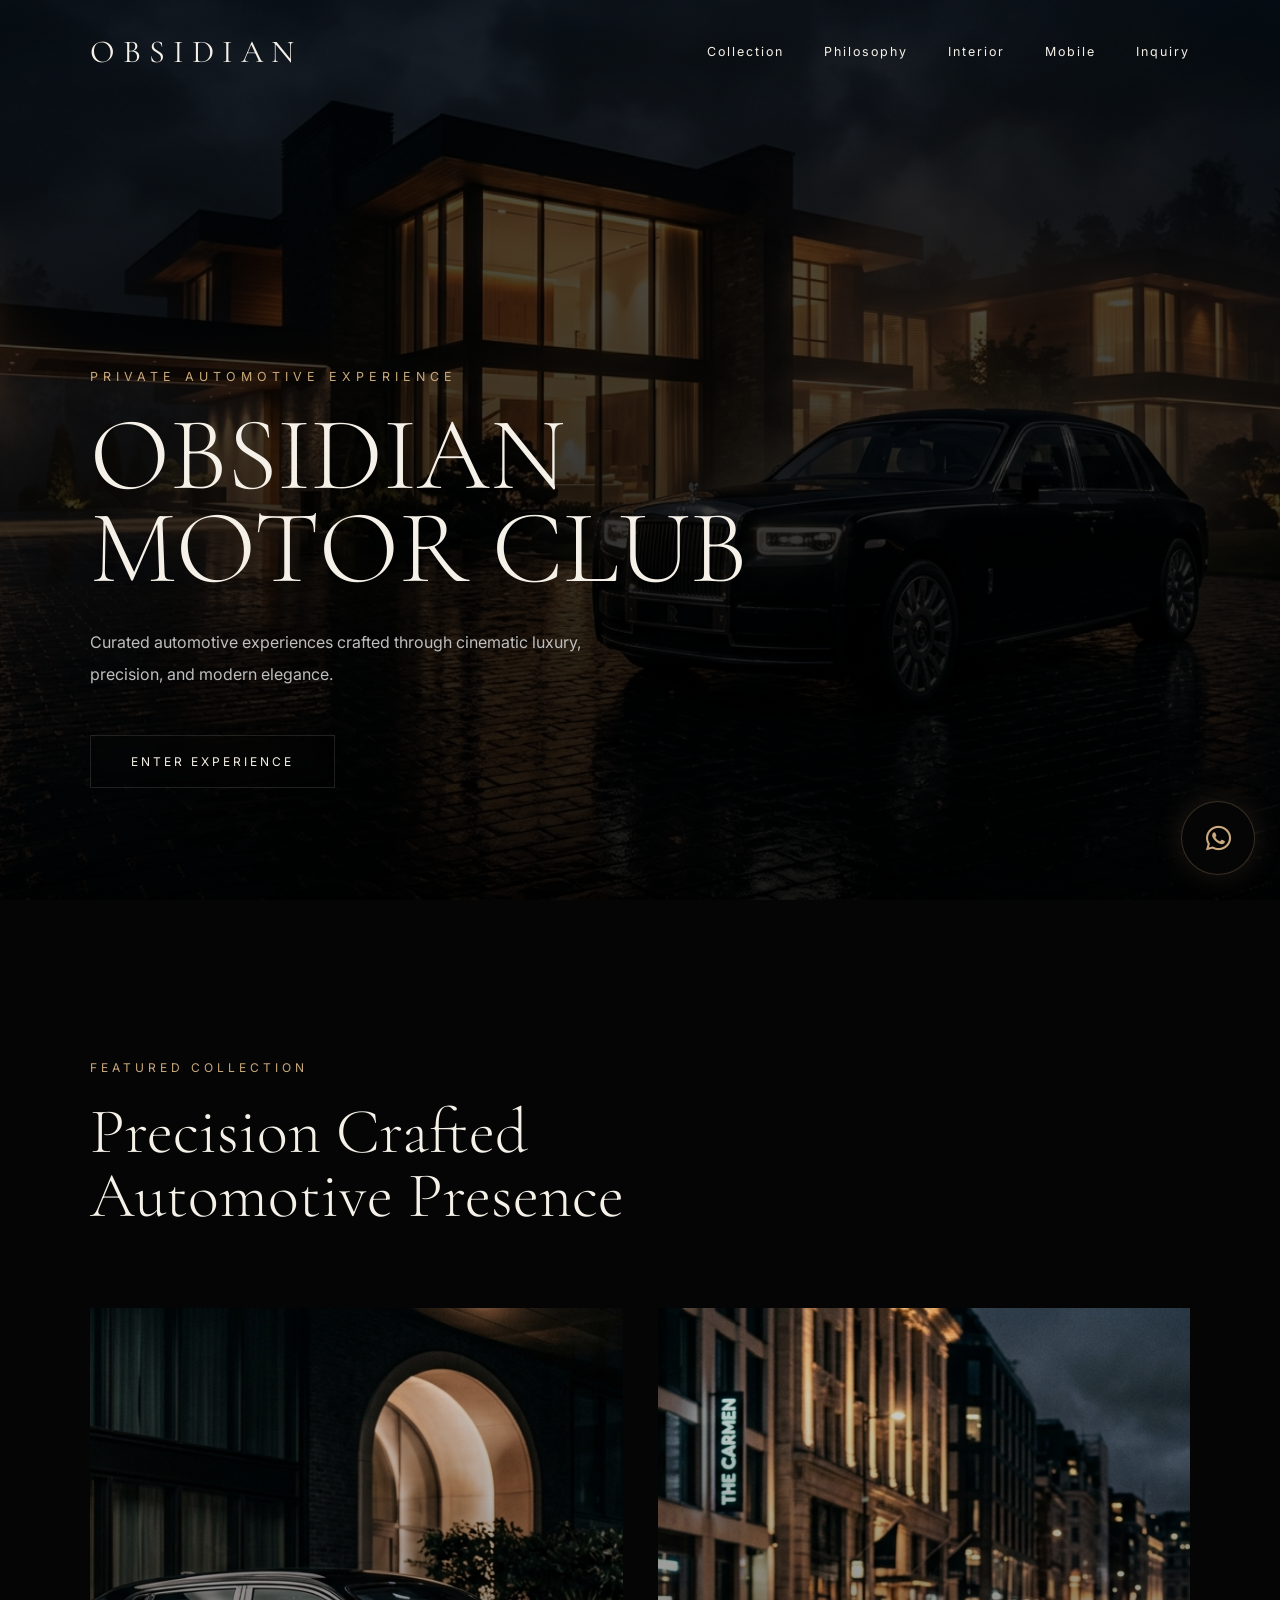
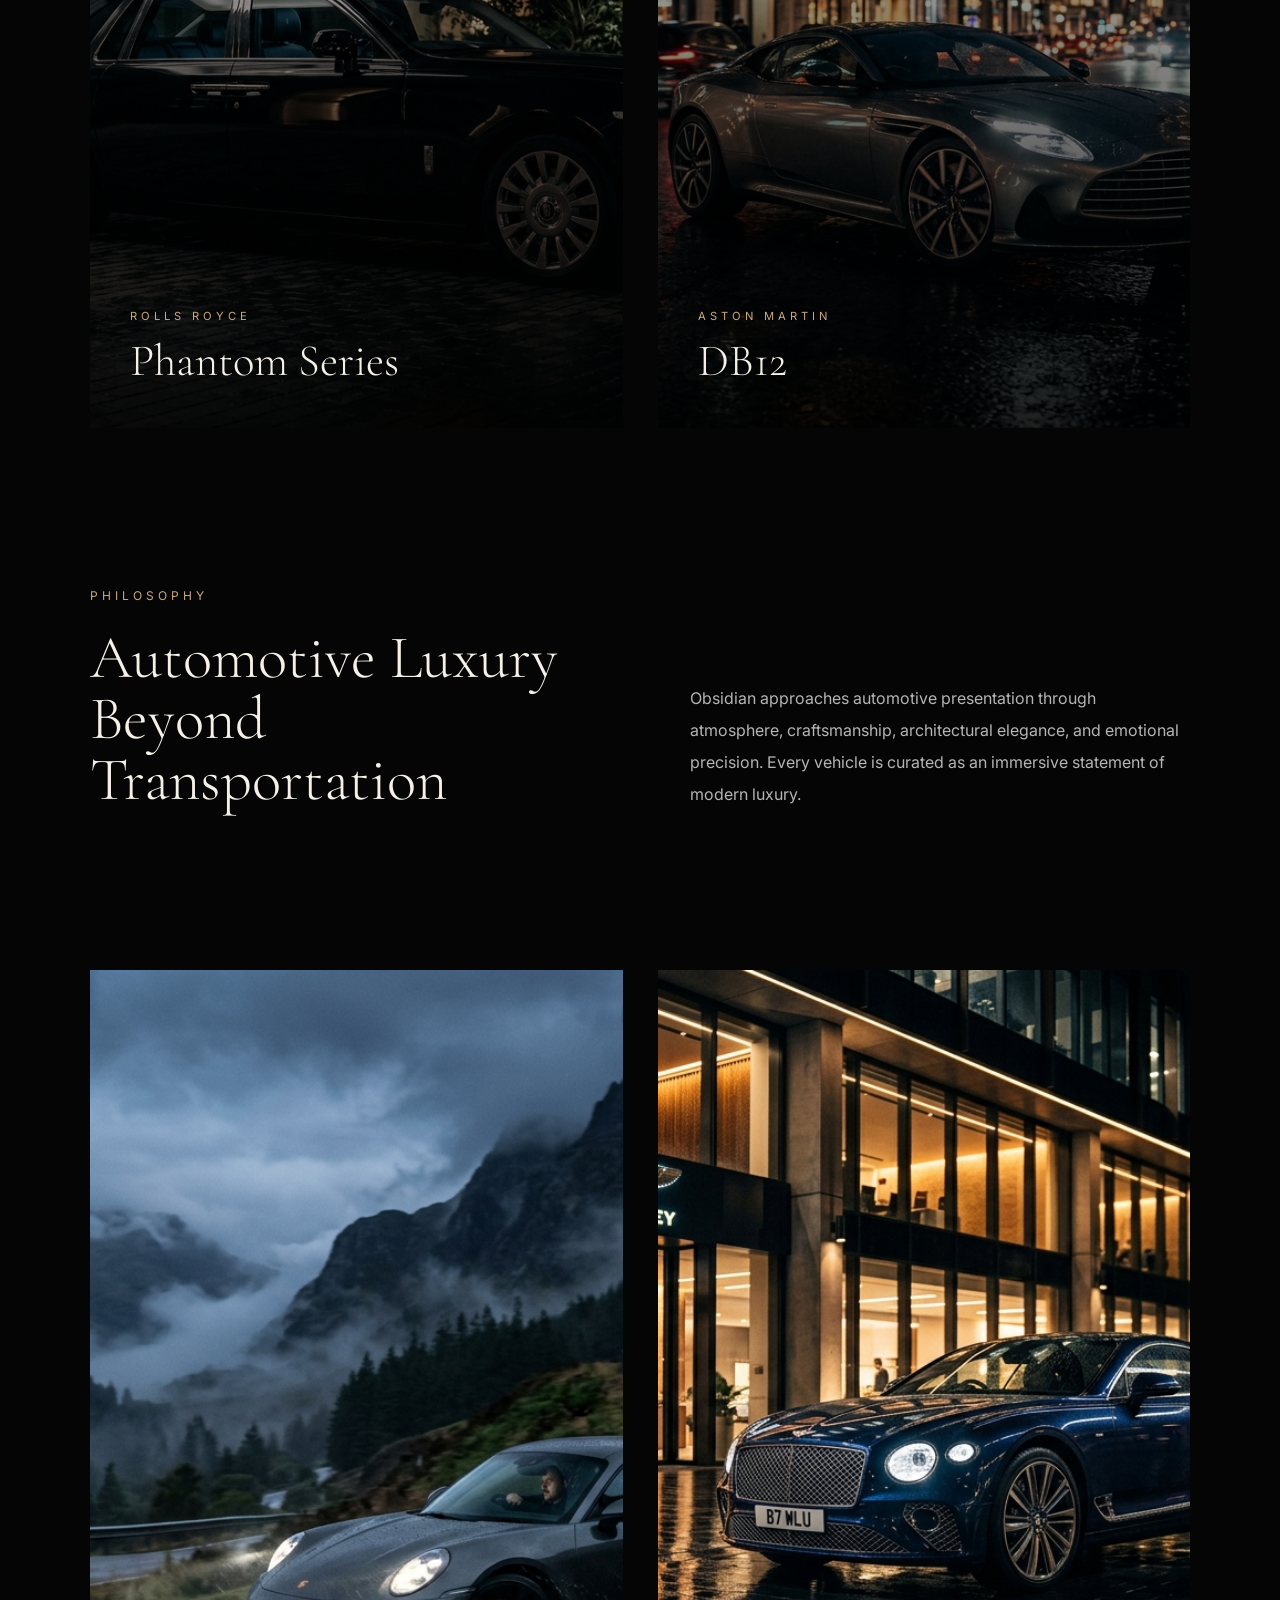
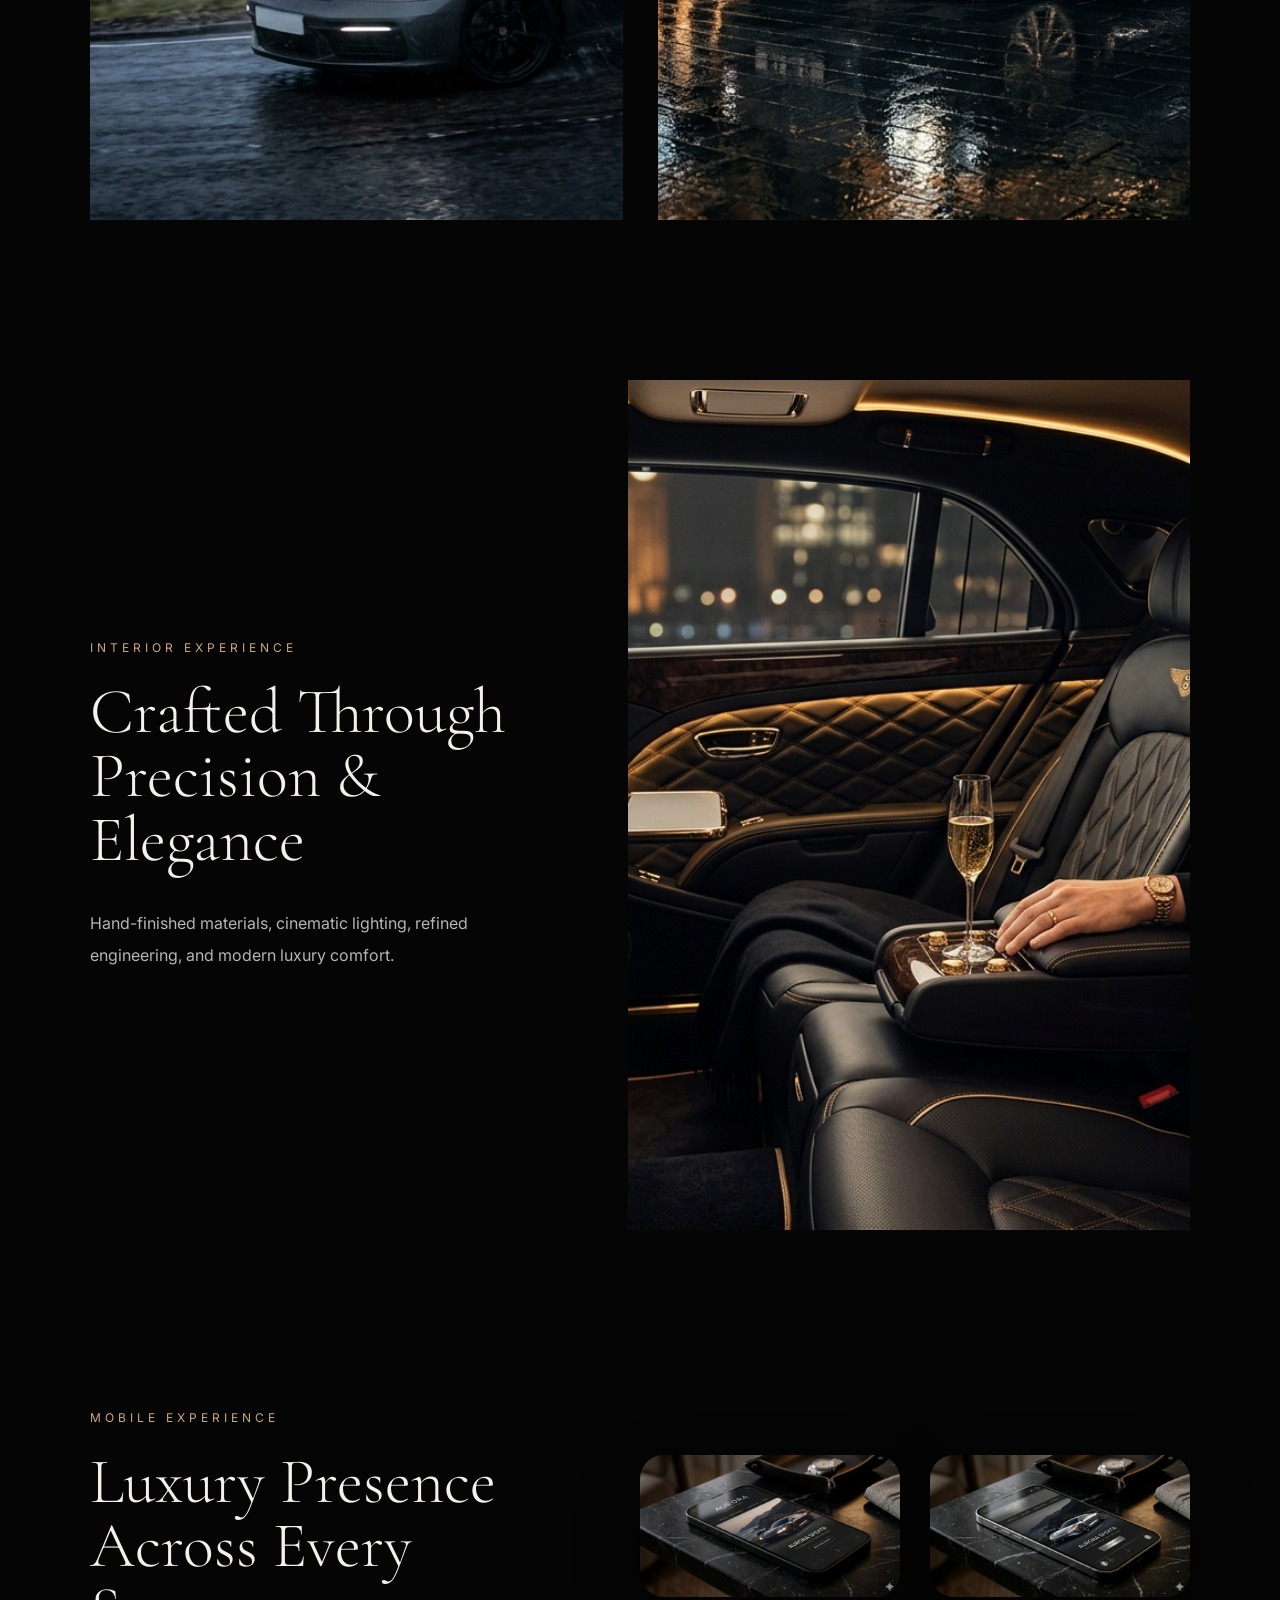
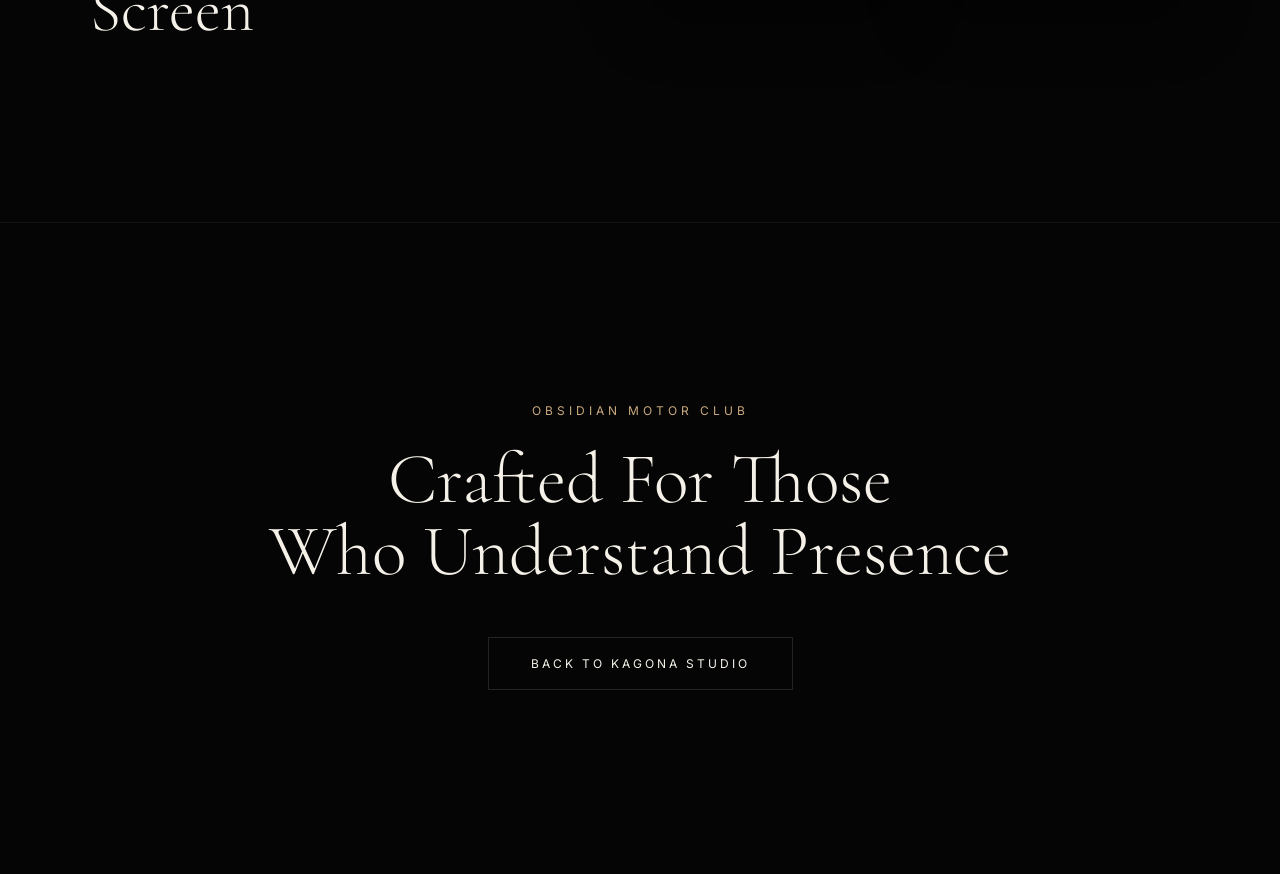
<file: index.html>
<!DOCTYPE html>

<html lang="en">

<head>

<meta charset="UTF-8">

<meta name="viewport"
content="width=device-width, initial-scale=1.0">

<title>
OBSIDIAN MOTOR CLUB
</title>

<link rel="preconnect"
href="https://fonts.googleapis.com">

<link rel="preconnect"
href="https://fonts.gstatic.com"
crossorigin>

<link
href="https://fonts.googleapis.com/css2?family=Cormorant+Garamond:wght@300;400;500;600&family=Inter:wght@300;400;500&display=swap"
rel="stylesheet">

<link rel="stylesheet"
href="https://cdnjs.cloudflare.com/ajax/libs/font-awesome/6.5.1/css/all.min.css">
    
<link rel="stylesheet"
href="style.css">

</head>

<body>

<!-- HERO -->

<section class="hero">

    <div class="hero-overlay"></div>

    <img
    src="images/obsidian-hero.jpg"
    alt="Obsidian Motor Club"
    class="hero-image parallax">

    <!-- HEADER -->

    <header id="header">

    <div class="logo">

        OBSIDIAN

    </div>

    <div class="menu-toggle"
    id="menu-toggle">

        <span></span>
        <span></span>

    </div>

    <nav>

        <a href="#collection">
            Collection
        </a>

        <a href="#philosophy">
            Philosophy
        </a>

        <a href="#interior">
            Interior
        </a>

        <a href="#mobile">
            Mobile
        </a>

        <a href="#contact">
            Inquiry
        </a>

    </nav>

</header>

<!-- MOBILE MENU -->

<div class="mobile-menu"
id="mobile-menu">

    <a href="#collection">
        Collection
    </a>

    <a href="#philosophy">
        Philosophy
    </a>

    <a href="#interior">
        Interior
    </a>

    <a href="#mobile">
        Mobile
    </a>

    <a href="#contact">
        Inquiry
    </a>

</div>

    <!-- HERO CONTENT -->

    <div class="hero-content reveal">

        <p>
            PRIVATE AUTOMOTIVE EXPERIENCE
        </p>

        <h1>

            OBSIDIAN <br>
            MOTOR CLUB

        </h1>

        <span>

            Curated automotive experiences
            crafted through cinematic luxury,
            precision, and modern elegance.

        </span>

        <a href="#collection"
        class="hero-btn">

            ENTER EXPERIENCE

        </a>

    </div>

</section>

<!-- COLLECTION -->

<section class="collection reveal"
id="collection">

    <div class="section-title">

        <p>
            FEATURED COLLECTION
        </p>

        <h2>

            Precision Crafted <br>
            Automotive Presence

        </h2>

    </div>

    <div class="collection-grid">

        <!-- CARD 1 -->

        <div class="car-card">

            <img
            src="images/car-1.jpg"
            alt="Rolls Royce"
            class="parallax">

            <div class="car-overlay"></div>

            <div class="car-info">

                <span>
                    ROLLS ROYCE
                </span>

                <h3>
                    Phantom Series
                </h3>

            </div>

        </div>

        <!-- CARD 2 -->

        <div class="car-card">

            <img
            src="images/car-2.jpg"
            alt="Aston Martin"
            class="parallax">

            <div class="car-overlay"></div>

            <div class="car-info">

                <span>
                    ASTON MARTIN
                </span>

                <h3>
                    DB12
                </h3>

            </div>

        </div>

    </div>

</section>

<!-- PHILOSOPHY -->

<section class="philosophy reveal"
id="philosophy">

    <div class="philosophy-left">

        <p>
            PHILOSOPHY
        </p>

        <h2>

            Automotive Luxury <br>
            Beyond Transportation

        </h2>

    </div>

    <div class="philosophy-right">

        <p>

            Obsidian approaches automotive
            presentation through atmosphere,
            craftsmanship, architectural
            elegance, and emotional precision.

            Every vehicle is curated as an
            immersive statement of modern luxury.

        </p>

    </div>

</section>

<!-- CINEMATIC SHOWCASE -->

<section class="cinematic-showcase reveal">

    <img
    src="images/showcase-1.jpg"
    alt="Luxury Automotive"
    class="parallax">

    <img
    src="images/showcase-2.jpg"
    alt="Luxury Automotive"
    class="parallax">

</section>

<!-- INTERIOR EXPERIENCE -->

<section class="interior-experience reveal"
id="interior">

    <div class="interior-content">

        <p>
            INTERIOR EXPERIENCE
        </p>

        <h2>

            Crafted Through <br>
            Precision & Elegance

        </h2>

        <span>

            Hand-finished materials,
            cinematic lighting,
            refined engineering,
            and modern luxury comfort.

        </span>

    </div>

    <img
    src="images/interior.jpg"
    alt="Luxury Interior"
    class="parallax">

</section>

<!-- MOBILE EXPERIENCE -->

<section class="mobile-experience reveal"
id="mobile">
    
    <div class="mobile-left">

        <p>
            MOBILE EXPERIENCE
        </p>

        <h2>

            Luxury Presence <br>
            Across Every Screen

        </h2>

    </div>

    <div class="mobile-right">

        <img
        src="images/mobile-1.jpg"
        alt="Mobile Experience">

        <img
        src="images/mobile-2.jpg"
        alt="Mobile Experience">

    </div>

</section>

<!-- CLOSING -->

<section class="closing reveal"
id="contact">

    <p>
        OBSIDIAN MOTOR CLUB
    </p>

    <h2>

        Crafted For Those <br>
        Who Understand Presence

    </h2>

    <a href="https://kagonameshack-cmyk.github.io/Kagona-webdesign-/index.html#projects">

        BACK TO KAGONA STUDIO 

    </a>

</section>
  
<script src="script.js"></script>

<!-- FLOATING WHATSAPP-->
    
<a href="https://wa.me/254710138060?text=Hello%20Kagona,%20I%20just%20visited%20your%20website%20and%20would%20like%20to%20discuss%20a%20project."
class="floating-whatsapp"
target="_blank">

    <i class="fab fa-whatsapp"></i>

</a>
    
</body>

            </html>
</file>
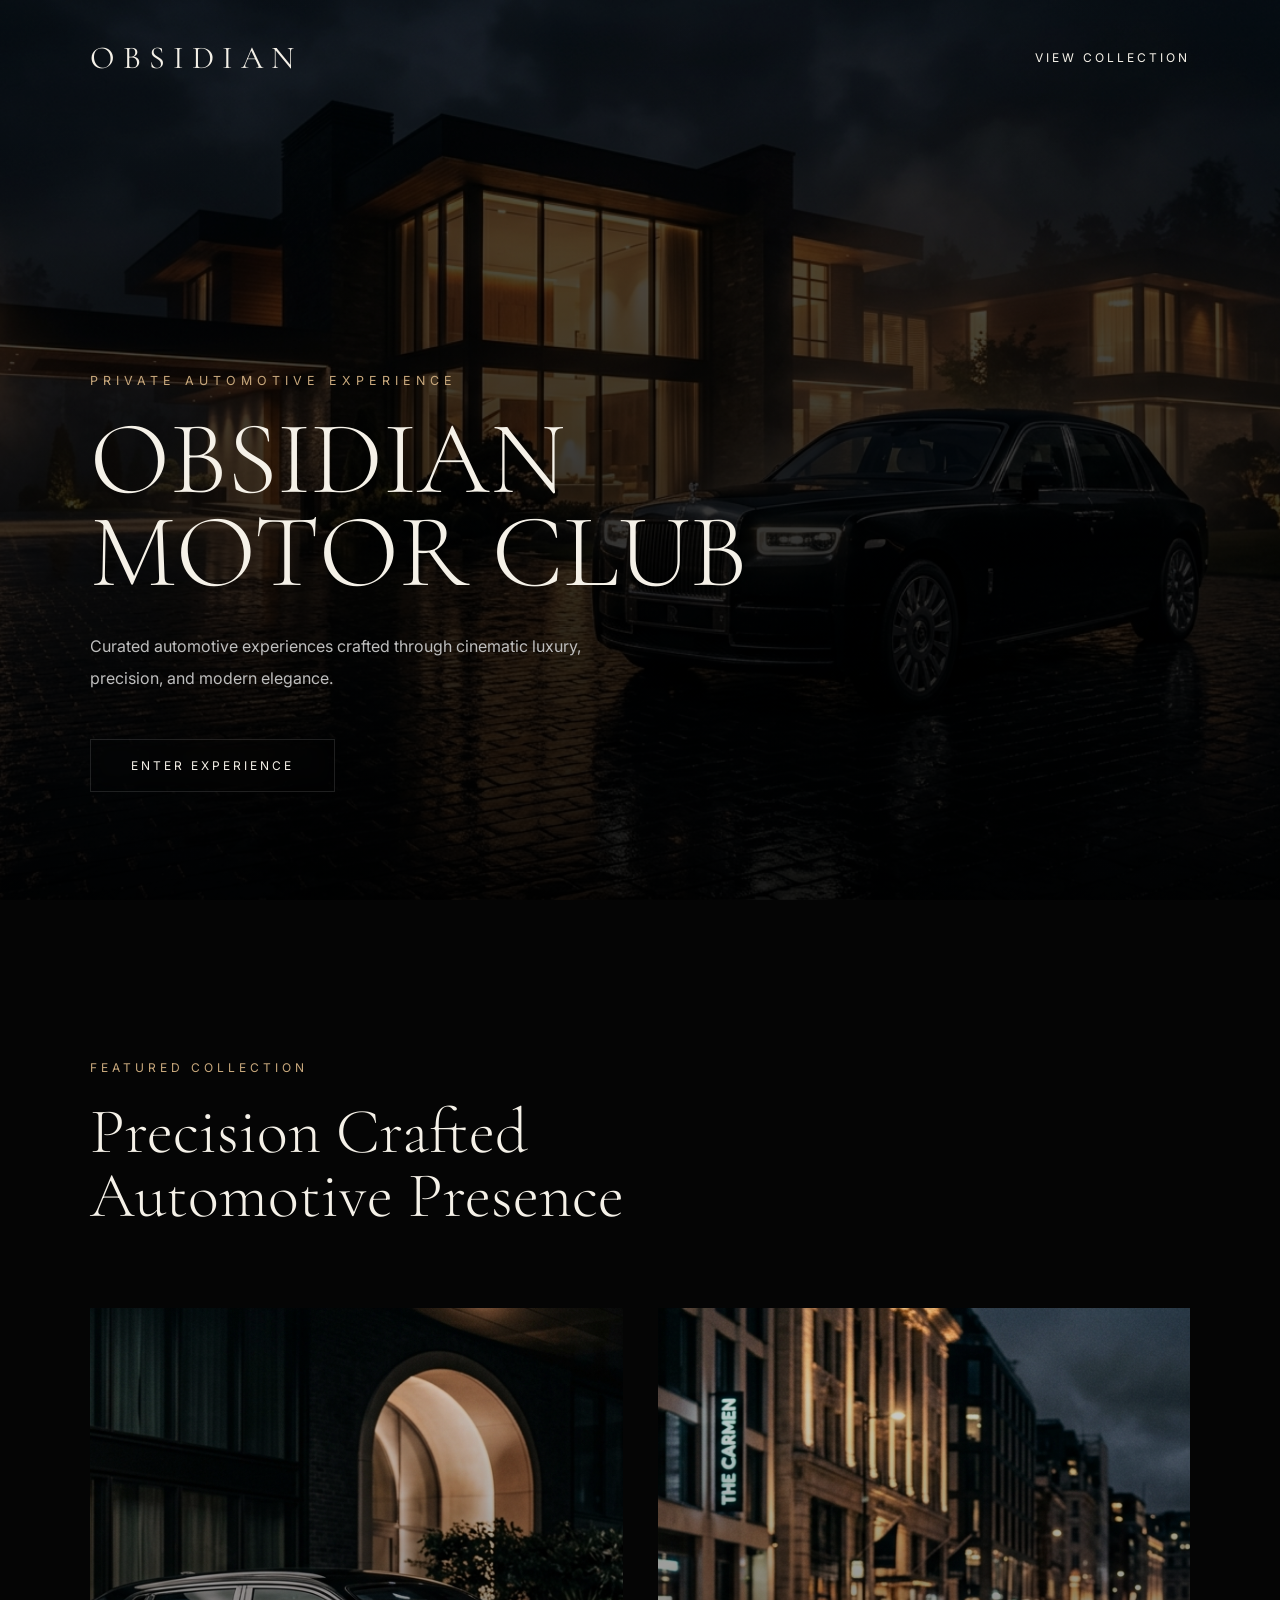
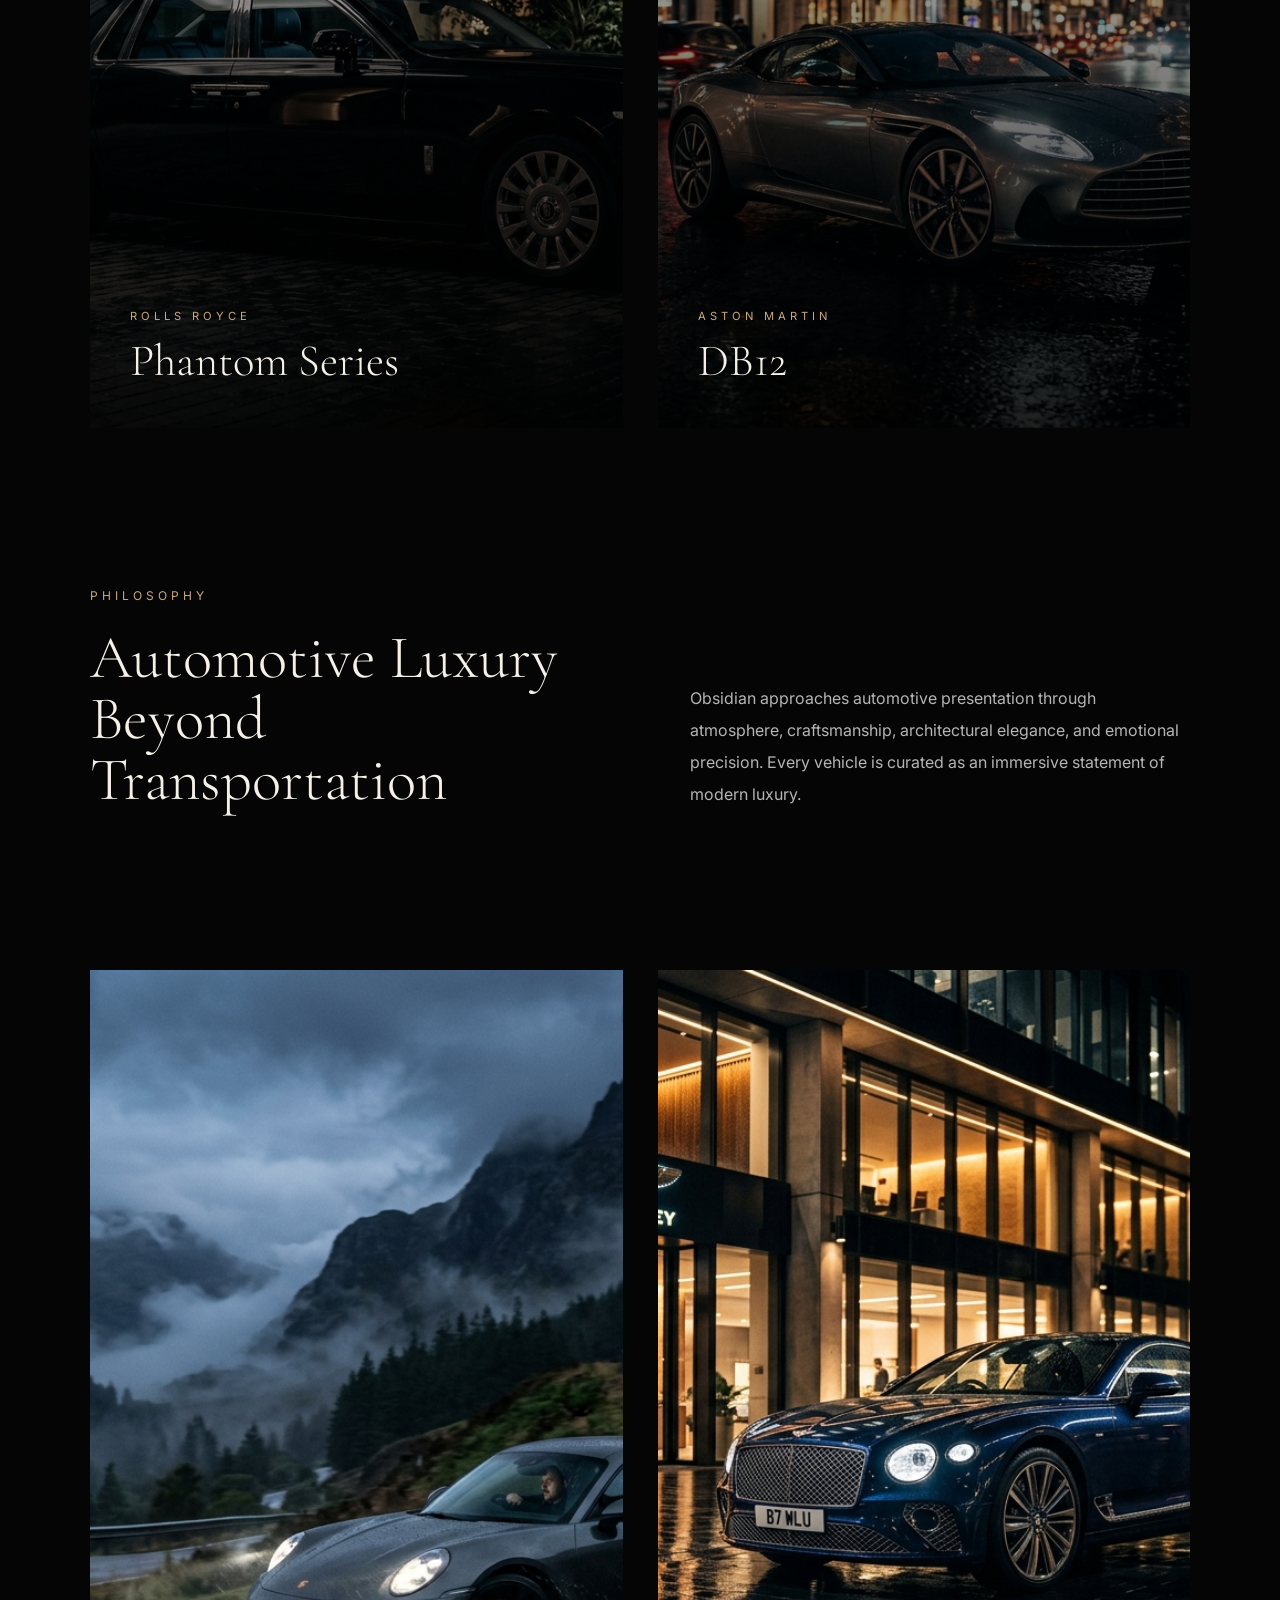
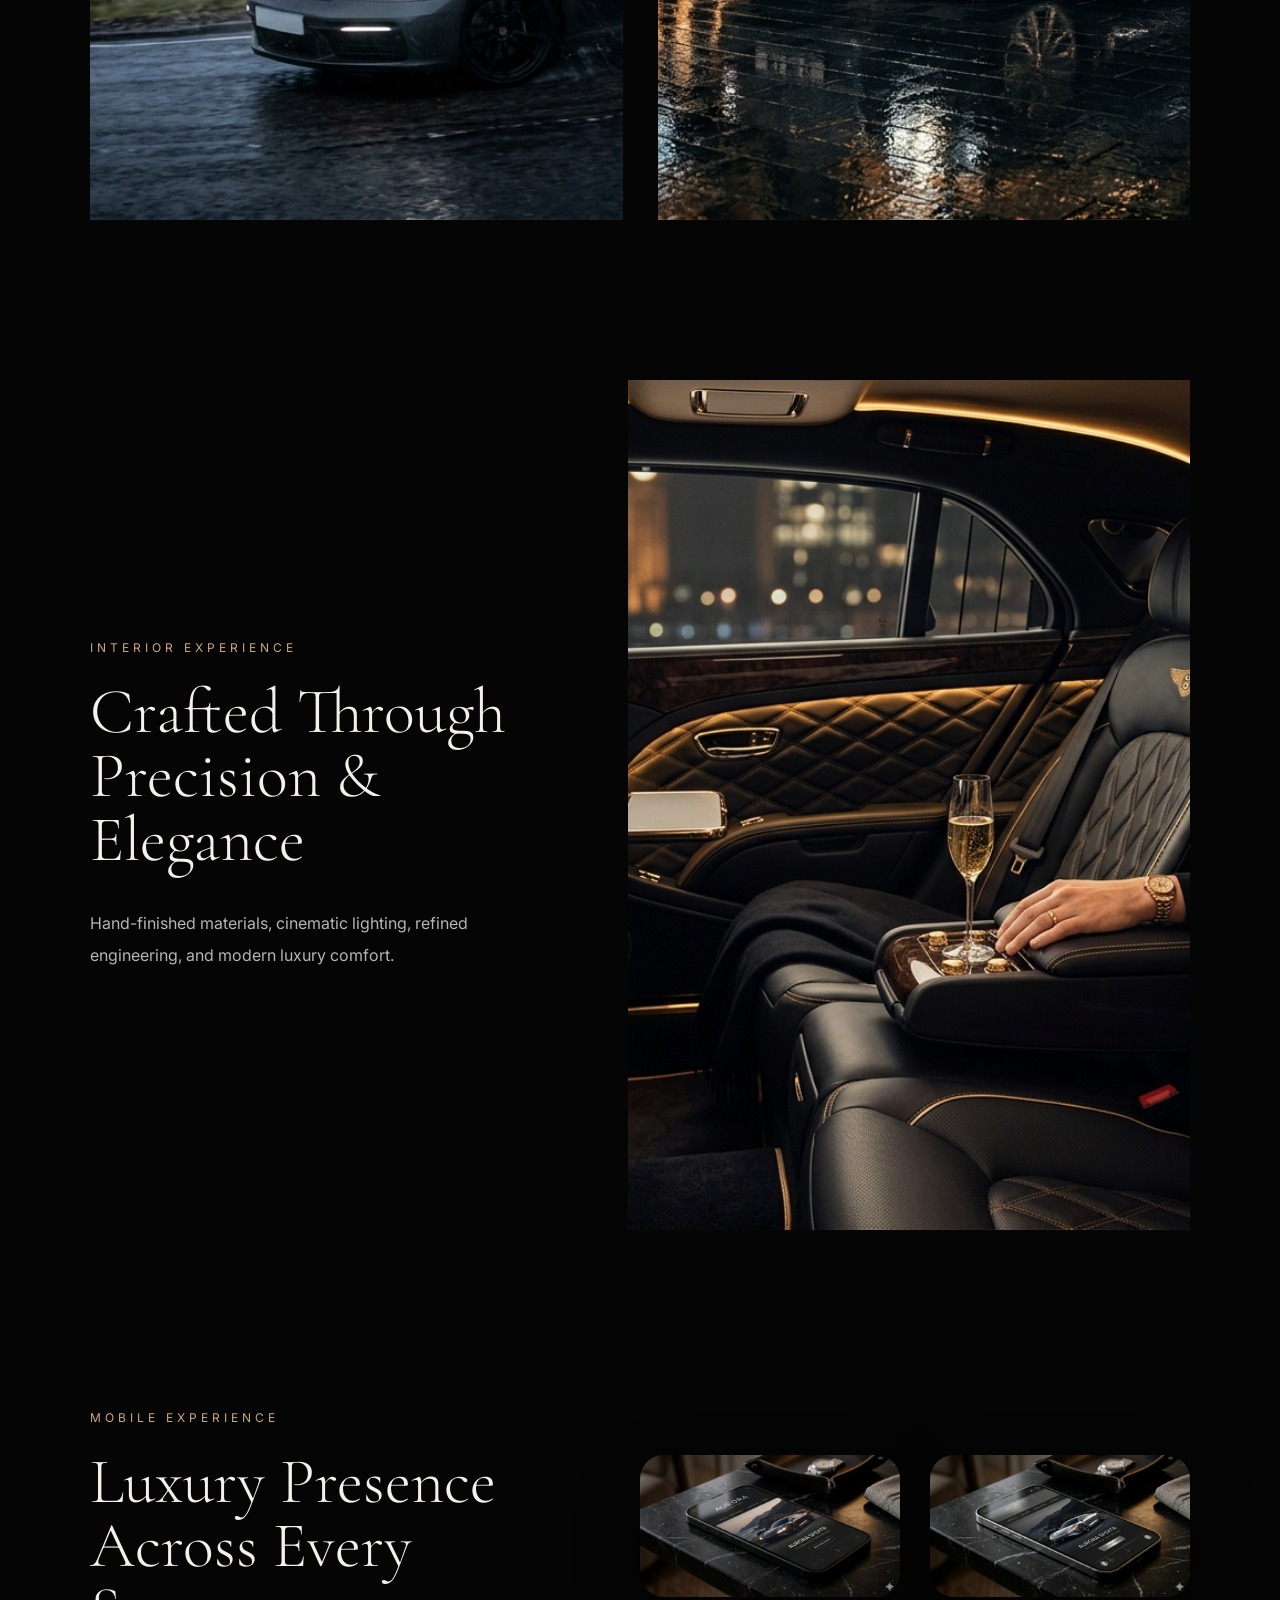
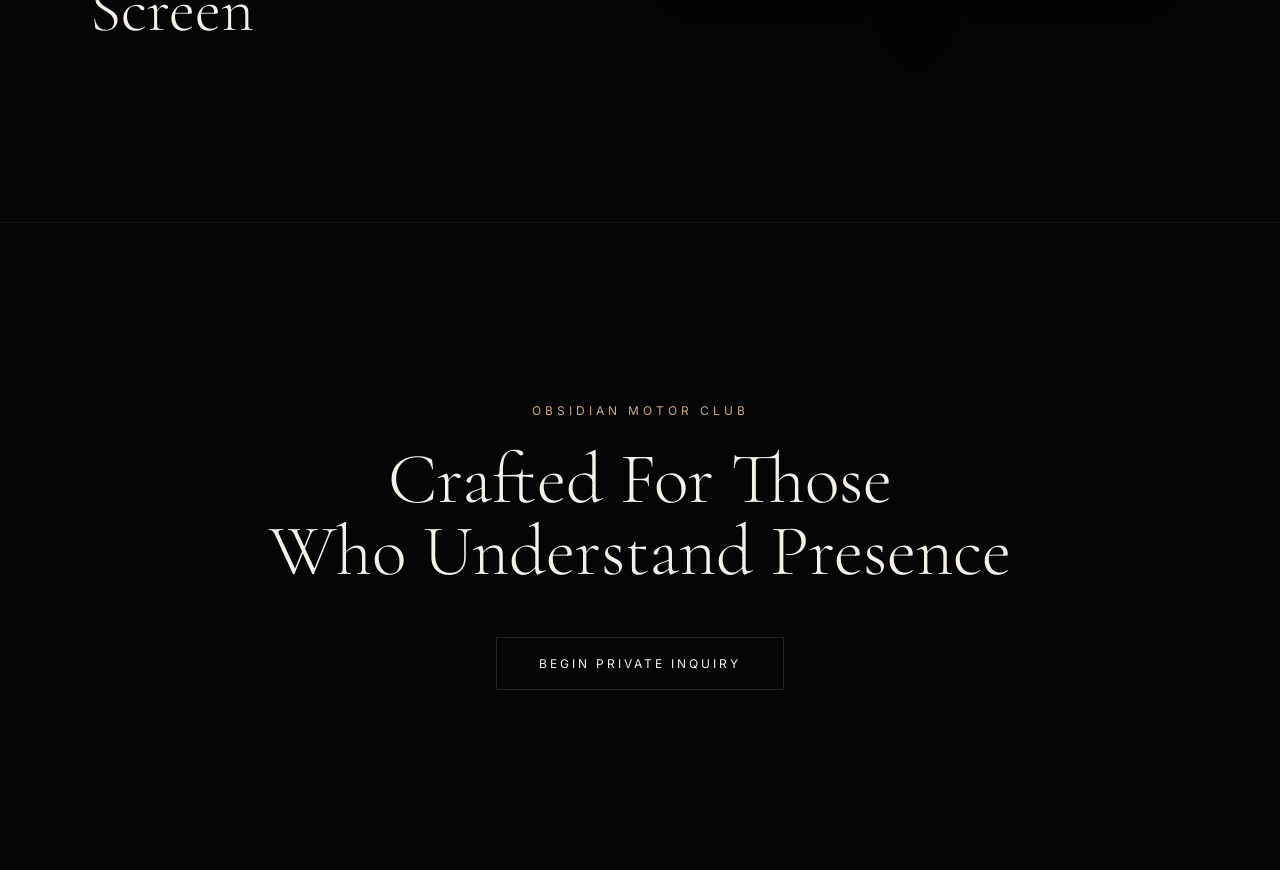
<file: obsidian.html>
<!DOCTYPE html>

<html lang="en">

<head>

<meta charset="UTF-8">

<meta name="viewport"
content="width=device-width, initial-scale=1.0">

<title>
OBSIDIAN MOTOR CLUB
</title>

<link rel="preconnect"
href="https://fonts.googleapis.com">

<link rel="preconnect"
href="https://fonts.gstatic.com"
crossorigin>

<link
href="https://fonts.googleapis.com/css2?family=Cormorant+Garamond:wght@300;400;500;600&family=Inter:wght@300;400;500&display=swap"
rel="stylesheet">

<link rel="stylesheet"
href="obsidian.css">

</head>

<body>

<!-- HERO -->

<section class="hero">

    <div class="hero-overlay"></div>

    <img
    src="images/obsidian-hero.jpg"
    alt="Obsidian Motor Club"
    class="hero-image parallax">

    <!-- HEADER -->

    <header>

        <div class="logo">

            OBSIDIAN

        </div>

        <a href="#collection"
        class="header-btn">

            VIEW COLLECTION

        </a>

    </header>

    <!-- HERO CONTENT -->

    <div class="hero-content reveal">

        <p>
            PRIVATE AUTOMOTIVE EXPERIENCE
        </p>

        <h1>

            OBSIDIAN <br>
            MOTOR CLUB

        </h1>

        <span>

            Curated automotive experiences
            crafted through cinematic luxury,
            precision, and modern elegance.

        </span>

        <a href="#collection"
        class="hero-btn">

            ENTER EXPERIENCE

        </a>

    </div>

</section>

<!-- COLLECTION -->

<section class="collection reveal"
id="collection">

    <div class="section-title">

        <p>
            FEATURED COLLECTION
        </p>

        <h2>

            Precision Crafted <br>
            Automotive Presence

        </h2>

    </div>

    <div class="collection-grid">

        <!-- CARD 1 -->

        <div class="car-card">

            <img
            src="images/car-1.jpg"
            alt="Rolls Royce"
            class="parallax">

            <div class="car-overlay"></div>

            <div class="car-info">

                <span>
                    ROLLS ROYCE
                </span>

                <h3>
                    Phantom Series
                </h3>

            </div>

        </div>

        <!-- CARD 2 -->

        <div class="car-card">

            <img
            src="images/car-2.jpg"
            alt="Aston Martin"
            class="parallax">

            <div class="car-overlay"></div>

            <div class="car-info">

                <span>
                    ASTON MARTIN
                </span>

                <h3>
                    DB12
                </h3>

            </div>

        </div>

    </div>

</section>

<!-- PHILOSOPHY -->

<section class="philosophy reveal">

    <div class="philosophy-left">

        <p>
            PHILOSOPHY
        </p>

        <h2>

            Automotive Luxury <br>
            Beyond Transportation

        </h2>

    </div>

    <div class="philosophy-right">

        <p>

            Obsidian approaches automotive
            presentation through atmosphere,
            craftsmanship, architectural
            elegance, and emotional precision.

            Every vehicle is curated as an
            immersive statement of modern luxury.

        </p>

    </div>

</section>

<!-- CINEMATIC SHOWCASE -->

<section class="cinematic-showcase reveal">

    <img
    src="images/showcase-1.jpg"
    alt="Luxury Automotive"
    class="parallax">

    <img
    src="images/showcase-2.jpg"
    alt="Luxury Automotive"
    class="parallax">

</section>

<!-- INTERIOR EXPERIENCE -->

<section class="interior-experience reveal">

    <div class="interior-content">

        <p>
            INTERIOR EXPERIENCE
        </p>

        <h2>

            Crafted Through <br>
            Precision & Elegance

        </h2>

        <span>

            Hand-finished materials,
            cinematic lighting,
            refined engineering,
            and modern luxury comfort.

        </span>

    </div>

    <img
    src="images/interior.jpg"
    alt="Luxury Interior"
    class="parallax">

</section>

<!-- MOBILE EXPERIENCE -->

<section class="mobile-experience reveal">

    <div class="mobile-left">

        <p>
            MOBILE EXPERIENCE
        </p>

        <h2>

            Luxury Presence <br>
            Across Every Screen

        </h2>

    </div>

    <div class="mobile-right">

        <img
        src="images/mobile-1.jpg"
        alt="Mobile Experience">

        <img
        src="images/mobile-2.jpg"
        alt="Mobile Experience">

    </div>

</section>

<!-- CLOSING -->

<section class="closing reveal">

    <p>
        OBSIDIAN MOTOR CLUB
    </p>

    <h2>

        Crafted For Those <br>
        Who Understand Presence

    </h2>

    <a href="#">

        BEGIN PRIVATE INQUIRY

    </a>

</section>

<script src="obsidian.js"></script>

</body>

            </html>
</file>
<file: style.css>
/* RESET */

*{
    margin:0;
    padding:0;
    box-sizing:border-box;
}

html{
    scroll-behavior:smooth;
}

body{
    background:#050505;
    color:#F5F1E8;

    font-family:'Inter',sans-serif;

    overflow-x:hidden;
}

body::after{
    content:"";

    position:fixed;
    inset:0;

    background-image:
    url("https://www.transparenttextures.com/patterns/asfalt-dark.png");

    opacity:0.03;

    pointer-events:none;

    z-index:999;
}

/* GLOBAL */

section{
    position:relative;
}

img{
    display:block;
}

img{
    transition:1.4s ease;
}

img:hover{
    transform:scale(1.02);
}

/* MENU TOGGLE */

.menu-toggle{
    display:none;

    flex-direction:column;

    gap:6px;

    cursor:pointer;

    z-index:1200;
}

.menu-toggle span{
    width:28px;
    height:1px;

    background:#F5F1E8;

    transition:0.4s ease;
}

/* MOBILE MENU */

.mobile-menu{
    position:fixed;

    top:0;
    right:-100%;

    width:100%;
    height:100vh;

    background:#050505;

    display:flex;
    flex-direction:column;
    justify-content:center;
    align-items:center;

    gap:35px;

    z-index:1100;

    transition:0.7s ease;
}

.mobile-menu.active{
    right:0;
}

.mobile-menu a{
    text-decoration:none;

    color:#F5F1E8;

    font-family:
    'Cormorant Garamond',serif;

    font-size:2.2rem;

    letter-spacing:3px;

    transition:0.4s ease;
}

.mobile-menu a:hover{
    color:#C9A97D;
}

/* HERO */

.hero{
    position:relative;

    width:100%;
    height:100vh;

    overflow:hidden;
}

.hero-image{
    width:100%;
    height:100%;

    object-fit:cover;

    filter:brightness(45%);
}

.hero-overlay{
    position:absolute;
    inset:0;

    background:
    linear-gradient(
        to bottom,
        rgba(0,0,0,0.15),
        rgba(0,0,0,0.78)
    );

    z-index:1;
}

/* HEADER */

header{
    position:fixed;

    top:0;
    left:0;

    width:100%;

    padding:32px 7%;

    display:flex;
    justify-content:space-between;
    align-items:center;

    z-index:1000;

    transition:0.45s ease;
}

/* STICKY HEADER */

header.sticky{
    background:
    rgba(5,5,5,0.88);

    backdrop-filter:blur(18px);

    border-bottom:
    1px solid rgba(255,255,255,0.05);

    padding:24px 7%;
}

/* NAV */

nav{
    display:flex;
    gap:40px;
}

nav a{
    text-decoration:none;

    color:#F5F1E8;

    font-size:0.78rem;

    letter-spacing:2px;

    transition:0.4s ease;
}

nav a:hover{
    color:#C9A97D;
}

.logo{
    font-family:
    'Cormorant Garamond',serif;

    font-size:2rem;

    letter-spacing:8px;
}

.header-btn{
    color:#F5F1E8;

    text-decoration:none;

    letter-spacing:3px;

    font-size:0.75rem;

    transition:0.4s ease;
}

.header-btn:hover{
    color:#C9A97D;
}

/* HERO CONTENT */

.hero-content{
    position:absolute;

    left:7%;
    bottom:12%;

    z-index:5;

    max-width:700px;
}

.hero-content{
    animation:
    heroFade 1.8s ease;
}

@keyframes heroFade{

    from{
        opacity:0;
        transform:
        translateY(40px);
    }

    to{
        opacity:1;
        transform:
        translateY(0);
    }

}
    
.hero-content p{
    color:#C9A97D;

    letter-spacing:5px;

    font-size:0.78rem;

    margin-bottom:25px;
}

.hero-content h1{
    font-family:
    'Cormorant Garamond',serif;

    font-size:6.5rem;
    font-weight:300;

    line-height:0.9;

    margin-bottom:30px;
}

.hero-content span{
    display:block;

    max-width:560px;

    color:#BEBEBE;

    line-height:2;

    margin-bottom:45px;
}

.hero-btn{
    display:inline-block;

    padding:18px 40px;

    border:
    1px solid rgba(255,255,255,0.12);

    color:#F5F1E8;

    text-decoration:none;

    letter-spacing:3px;

    font-size:0.75rem;

    transition:0.45s ease;

    backdrop-filter:blur(10px);
}

.hero-btn:hover{
    background:#F5F1E8;
    color:#050505;
             }

.hero-btn,
.closing a{
    position:relative;

    overflow:hidden;
}

.hero-btn::before,
.closing a::before{
    content:"";

    position:absolute;

    top:0;
    left:-100%;

    width:100%;
    height:100%;

    background:
    rgba(255,255,255,0.08);

    transition:0.6s ease;
}

.hero-btn:hover::before,
.closing a:hover::before{
    left:100%;
}

/* COLLECTION */

.collection{
    padding:160px 7%;
}

.section-title{
    margin-bottom:80px;
}

.section-title p{
    color:#C9A97D;

    letter-spacing:4px;

    font-size:0.75rem;

    margin-bottom:25px;
}

.section-title h2{
    font-family:
    'Cormorant Garamond',serif;

    font-size:4rem;
    font-weight:300;

    line-height:1;
}

/* GRID */

.collection-grid{
    display:grid;

    grid-template-columns:
    repeat(2,1fr);

    gap:35px;
}

/* CARD */

.car-card{
    position:relative;

    overflow:hidden;

    height:720px;
}

.car-card img{
    width:100%;
    height:100%;

    object-fit:cover;

    transition:1.2s ease;
}

.car-card:hover img{
    transform:scale(1.05);
}

.car-overlay{
    position:absolute;
    inset:0;

    background:
    linear-gradient(
        to top,
        rgba(0,0,0,0.88),
        rgba(0,0,0,0.1)
    );
}

.car-info{
    position:absolute;

    left:40px;
    bottom:40px;

    z-index:5;
}

.car-info span{
    color:#C9A97D;

    letter-spacing:4px;

    font-size:0.7rem;
}

.car-info h3{
    margin-top:10px;

    font-family:
    'Cormorant Garamond',serif;

    font-size:2.8rem;
    font-weight:300;
}

/* PHILOSOPHY */

.philosophy{
    padding:0 7% 160px;

    display:grid;

    grid-template-columns:
    1fr 1fr;

    gap:100px;
}

.philosophy-left p{
    color:#C9A97D;

    letter-spacing:4px;

    font-size:0.75rem;

    margin-bottom:25px;
}

.philosophy-left h2{
    font-family:
    'Cormorant Garamond',serif;

    font-size:3.8rem;
    font-weight:300;

    line-height:1;
}

.philosophy-right{
    display:flex;
    align-items:flex-end;
}

.philosophy-right p{
    color:#B5B5B5;

    line-height:2;
}

/* CINEMATIC SHOWCASE */

.cinematic-showcase{
    padding:0 7% 160px;

    display:grid;

    grid-template-columns:
    1fr 1fr;

    gap:35px;
}

.cinematic-showcase img{
    width:100%;
    height:850px;

    object-fit:cover;

    transition:1s ease;
}

.cinematic-showcase img:hover{
    transform:scale(1.02);
    }

/* INTERIOR EXPERIENCE */

.interior-experience{
    padding:0 7% 180px;

    display:grid;

    grid-template-columns:
    1fr 1.2fr;

    gap:70px;

    align-items:center;
}

.interior-content p{
    color:#C9A97D;

    letter-spacing:4px;

    font-size:0.75rem;

    margin-bottom:25px;
}

.interior-content h2{
    font-family:
    'Cormorant Garamond',serif;

    font-size:4rem;
    font-weight:300;

    line-height:1;

    margin-bottom:35px;
}

.interior-content span{
    display:block;

    color:#B5B5B5;

    line-height:2;

    max-width:500px;
}

.interior-experience img{
    width:100%;
    height:850px;

    object-fit:cover;
}

/* MOBILE EXPERIENCE */

.mobile-experience{
    padding:0 7% 180px;

    display:grid;

    grid-template-columns:
    1fr 1fr;

    gap:80px;

    align-items:center;
}

.mobile-left p{
    color:#C9A97D;

    letter-spacing:4px;

    font-size:0.75rem;

    margin-bottom:25px;
}

.mobile-left h2{
    font-family:
    'Cormorant Garamond',serif;

    font-size:4rem;
    font-weight:300;

    line-height:1;
}

.mobile-right{
    display:flex;
    justify-content:center;
    gap:30px;
}

.mobile-right img{
    width:260px;

    border-radius:24px;

    box-shadow:
    0 25px 60px rgba(0,0,0,0.45);
}

/* CLOSING */

.closing{
    padding:180px 7%;

    text-align:center;

    border-top:
    1px solid rgba(255,255,255,0.05);
}

.closing p{
    color:#C9A97D;

    letter-spacing:4px;

    font-size:0.75rem;

    margin-bottom:25px;
}

.closing h2{
    font-family:
    'Cormorant Garamond',serif;

    font-size:4.5rem;
    font-weight:300;

    line-height:1;

    margin-bottom:50px;
}

.closing a{
    display:inline-block;

    padding:18px 42px;

    border:
    1px solid rgba(255,255,255,0.12);

    color:#F5F1E8;

    text-decoration:none;

    letter-spacing:3px;

    font-size:0.75rem;

    transition:0.45s ease;
}

.closing a:hover{
    background:#F5F1E8;
    color:#050505;
}

/* REVEAL */

.reveal{
    opacity:0;

    transform:
    translateY(80px);

    transition:
    opacity 1.2s ease,
    transform 1.2s ease;
}

.reveal.active{
    opacity:1;

    transform:
    translateY(0);
    }

/* RESPONSIVE */

@media(max-width:992px){

    .hero-content h1,
    .section-title h2,
    .philosophy-left h2,
    .interior-content h2,
    .mobile-left h2,
    .closing h2{
        font-size:3rem;
    }

    .collection-grid,
    .cinematic-showcase,
    .philosophy,
    .interior-experience,
    .mobile-experience{
        grid-template-columns:1fr;
    }

    .car-card,
    .cinematic-showcase img,
    .interior-experience img{
        height:600px;
    }

}

@media(max-width:768px){

    header{
        padding:28px 6%;
    }

    .hero-content{
        left:6%;
        right:6%;
        bottom:10%;
    }

    .hero-content h1{
        font-size:3.5rem;
    }

    .collection,
    .philosophy,
    .cinematic-showcase,
    .interior-experience,
    .mobile-experience,
    .closing{
        padding-left:6%;
        padding-right:6%;
    }

    .mobile-right{
        flex-direction:column;
        align-items:center;
    }

    .mobile-right img{
        width:220px;
    }

    nav{
        display:none;
    }

    .menu-toggle{
        display:flex;
    }

    }


/* FLOATING WHATSAPP */

.floating-whatsapp{

    position:fixed;

    right:25px;
    bottom:25px;

    width:74px;
    height:74px;

    display:flex;
    align-items:center;
    justify-content:center;

    border-radius:50%;

    background:#050505;

    border:1px solid
    rgba(201,169,125,0.25);

    color:#C9A97D;

    text-decoration:none;

    font-size:1.8rem;

    z-index:9999;

    backdrop-filter:blur(10px);

    box-shadow:
    0 0 30px
    rgba(201,169,125,0.15);

    transition:0.45s ease;
}

.floating-whatsapp:hover{

    transform:
    translateY(-4px)
    scale(1.05);

    background:#C9A97D;

    color:#050505;

    box-shadow:
    0 0 40px
    rgba(201,169,125,0.35);
}

/* MOBILE */

@media(max-width:768px){

    .floating-whatsapp{

        width:68px;
        height:68px;

        right:20px;
        bottom:20px;

        font-size:1.6rem;
    }

    }
</file>
<file: obsidian.css>
/* RESET */

*{
    margin:0;
    padding:0;
    box-sizing:border-box;
}

html{
    scroll-behavior:smooth;
}

body{
    background:#050505;
    color:#F5F1E8;

    font-family:'Inter',sans-serif;

    overflow-x:hidden;
}

/* GLOBAL */

section{
    position:relative;
}

img{
    display:block;
}

/* HERO */

.hero{
    position:relative;

    width:100%;
    height:100vh;

    overflow:hidden;
}

.hero-image{
    width:100%;
    height:100%;

    object-fit:cover;

    filter:brightness(45%);
}

.hero-overlay{
    position:absolute;
    inset:0;

    background:
    linear-gradient(
        to bottom,
        rgba(0,0,0,0.15),
        rgba(0,0,0,0.78)
    );

    z-index:1;
}

/* HEADER */

header{
    position:absolute;

    top:0;
    left:0;

    width:100%;

    padding:38px 7%;

    display:flex;
    justify-content:space-between;
    align-items:center;

    z-index:10;
}

.logo{
    font-family:
    'Cormorant Garamond',serif;

    font-size:2rem;

    letter-spacing:8px;
}

.header-btn{
    color:#F5F1E8;

    text-decoration:none;

    letter-spacing:3px;

    font-size:0.75rem;

    transition:0.4s ease;
}

.header-btn:hover{
    color:#C9A97D;
}

/* HERO CONTENT */

.hero-content{
    position:absolute;

    left:7%;
    bottom:12%;

    z-index:5;

    max-width:700px;
}

.hero-content p{
    color:#C9A97D;

    letter-spacing:5px;

    font-size:0.78rem;

    margin-bottom:25px;
}

.hero-content h1{
    font-family:
    'Cormorant Garamond',serif;

    font-size:6.5rem;
    font-weight:300;

    line-height:0.9;

    margin-bottom:30px;
}

.hero-content span{
    display:block;

    max-width:560px;

    color:#BEBEBE;

    line-height:2;

    margin-bottom:45px;
}

.hero-btn{
    display:inline-block;

    padding:18px 40px;

    border:
    1px solid rgba(255,255,255,0.12);

    color:#F5F1E8;

    text-decoration:none;

    letter-spacing:3px;

    font-size:0.75rem;

    transition:0.45s ease;

    backdrop-filter:blur(10px);
}

.hero-btn:hover{
    background:#F5F1E8;
    color:#050505;
             }

/* COLLECTION */

.collection{
    padding:160px 7%;
}

.section-title{
    margin-bottom:80px;
}

.section-title p{
    color:#C9A97D;

    letter-spacing:4px;

    font-size:0.75rem;

    margin-bottom:25px;
}

.section-title h2{
    font-family:
    'Cormorant Garamond',serif;

    font-size:4rem;
    font-weight:300;

    line-height:1;
}

/* GRID */

.collection-grid{
    display:grid;

    grid-template-columns:
    repeat(2,1fr);

    gap:35px;
}

/* CARD */

.car-card{
    position:relative;

    overflow:hidden;

    height:720px;
}

.car-card img{
    width:100%;
    height:100%;

    object-fit:cover;

    transition:1.2s ease;
}

.car-card:hover img{
    transform:scale(1.05);
}

.car-overlay{
    position:absolute;
    inset:0;

    background:
    linear-gradient(
        to top,
        rgba(0,0,0,0.88),
        rgba(0,0,0,0.1)
    );
}

.car-info{
    position:absolute;

    left:40px;
    bottom:40px;

    z-index:5;
}

.car-info span{
    color:#C9A97D;

    letter-spacing:4px;

    font-size:0.7rem;
}

.car-info h3{
    margin-top:10px;

    font-family:
    'Cormorant Garamond',serif;

    font-size:2.8rem;
    font-weight:300;
}

/* PHILOSOPHY */

.philosophy{
    padding:0 7% 160px;

    display:grid;

    grid-template-columns:
    1fr 1fr;

    gap:100px;
}

.philosophy-left p{
    color:#C9A97D;

    letter-spacing:4px;

    font-size:0.75rem;

    margin-bottom:25px;
}

.philosophy-left h2{
    font-family:
    'Cormorant Garamond',serif;

    font-size:3.8rem;
    font-weight:300;

    line-height:1;
}

.philosophy-right{
    display:flex;
    align-items:flex-end;
}

.philosophy-right p{
    color:#B5B5B5;

    line-height:2;
}

/* CINEMATIC SHOWCASE */

.cinematic-showcase{
    padding:0 7% 160px;

    display:grid;

    grid-template-columns:
    1fr 1fr;

    gap:35px;
}

.cinematic-showcase img{
    width:100%;
    height:850px;

    object-fit:cover;

    transition:1s ease;
}

.cinematic-showcase img:hover{
    transform:scale(1.02);
    }

/* INTERIOR EXPERIENCE */

.interior-experience{
    padding:0 7% 180px;

    display:grid;

    grid-template-columns:
    1fr 1.2fr;

    gap:70px;

    align-items:center;
}

.interior-content p{
    color:#C9A97D;

    letter-spacing:4px;

    font-size:0.75rem;

    margin-bottom:25px;
}

.interior-content h2{
    font-family:
    'Cormorant Garamond',serif;

    font-size:4rem;
    font-weight:300;

    line-height:1;

    margin-bottom:35px;
}

.interior-content span{
    display:block;

    color:#B5B5B5;

    line-height:2;

    max-width:500px;
}

.interior-experience img{
    width:100%;
    height:850px;

    object-fit:cover;
}

/* MOBILE EXPERIENCE */

.mobile-experience{
    padding:0 7% 180px;

    display:grid;

    grid-template-columns:
    1fr 1fr;

    gap:80px;

    align-items:center;
}

.mobile-left p{
    color:#C9A97D;

    letter-spacing:4px;

    font-size:0.75rem;

    margin-bottom:25px;
}

.mobile-left h2{
    font-family:
    'Cormorant Garamond',serif;

    font-size:4rem;
    font-weight:300;

    line-height:1;
}

.mobile-right{
    display:flex;
    justify-content:center;
    gap:30px;
}

.mobile-right img{
    width:260px;

    border-radius:24px;

    box-shadow:
    0 25px 60px rgba(0,0,0,0.45);
}

/* CLOSING */

.closing{
    padding:180px 7%;

    text-align:center;

    border-top:
    1px solid rgba(255,255,255,0.05);
}

.closing p{
    color:#C9A97D;

    letter-spacing:4px;

    font-size:0.75rem;

    margin-bottom:25px;
}

.closing h2{
    font-family:
    'Cormorant Garamond',serif;

    font-size:4.5rem;
    font-weight:300;

    line-height:1;

    margin-bottom:50px;
}

.closing a{
    display:inline-block;

    padding:18px 42px;

    border:
    1px solid rgba(255,255,255,0.12);

    color:#F5F1E8;

    text-decoration:none;

    letter-spacing:3px;

    font-size:0.75rem;

    transition:0.45s ease;
}

.closing a:hover{
    background:#F5F1E8;
    color:#050505;
}

/* REVEAL */

.reveal{
    opacity:0;

    transform:
    translateY(80px);

    transition:
    opacity 1.2s ease,
    transform 1.2s ease;
}

.reveal.active{
    opacity:1;

    transform:
    translateY(0);
    }

/* RESPONSIVE */

@media(max-width:992px){

    .hero-content h1,
    .section-title h2,
    .philosophy-left h2,
    .interior-content h2,
    .mobile-left h2,
    .closing h2{
        font-size:3rem;
    }

    .collection-grid,
    .cinematic-showcase,
    .philosophy,
    .interior-experience,
    .mobile-experience{
        grid-template-columns:1fr;
    }

    .car-card,
    .cinematic-showcase img,
    .interior-experience img{
        height:600px;
    }

}

@media(max-width:768px){

    header{
        padding:28px 6%;
    }

    .hero-content{
        left:6%;
        right:6%;
        bottom:10%;
    }

    .hero-content h1{
        font-size:3.5rem;
    }

    .collection,
    .philosophy,
    .cinematic-showcase,
    .interior-experience,
    .mobile-experience,
    .closing{
        padding-left:6%;
        padding-right:6%;
    }

    .mobile-right{
        flex-direction:column;
        align-items:center;
    }

    .mobile-right img{
        width:220px;
    }

    }
</file>
